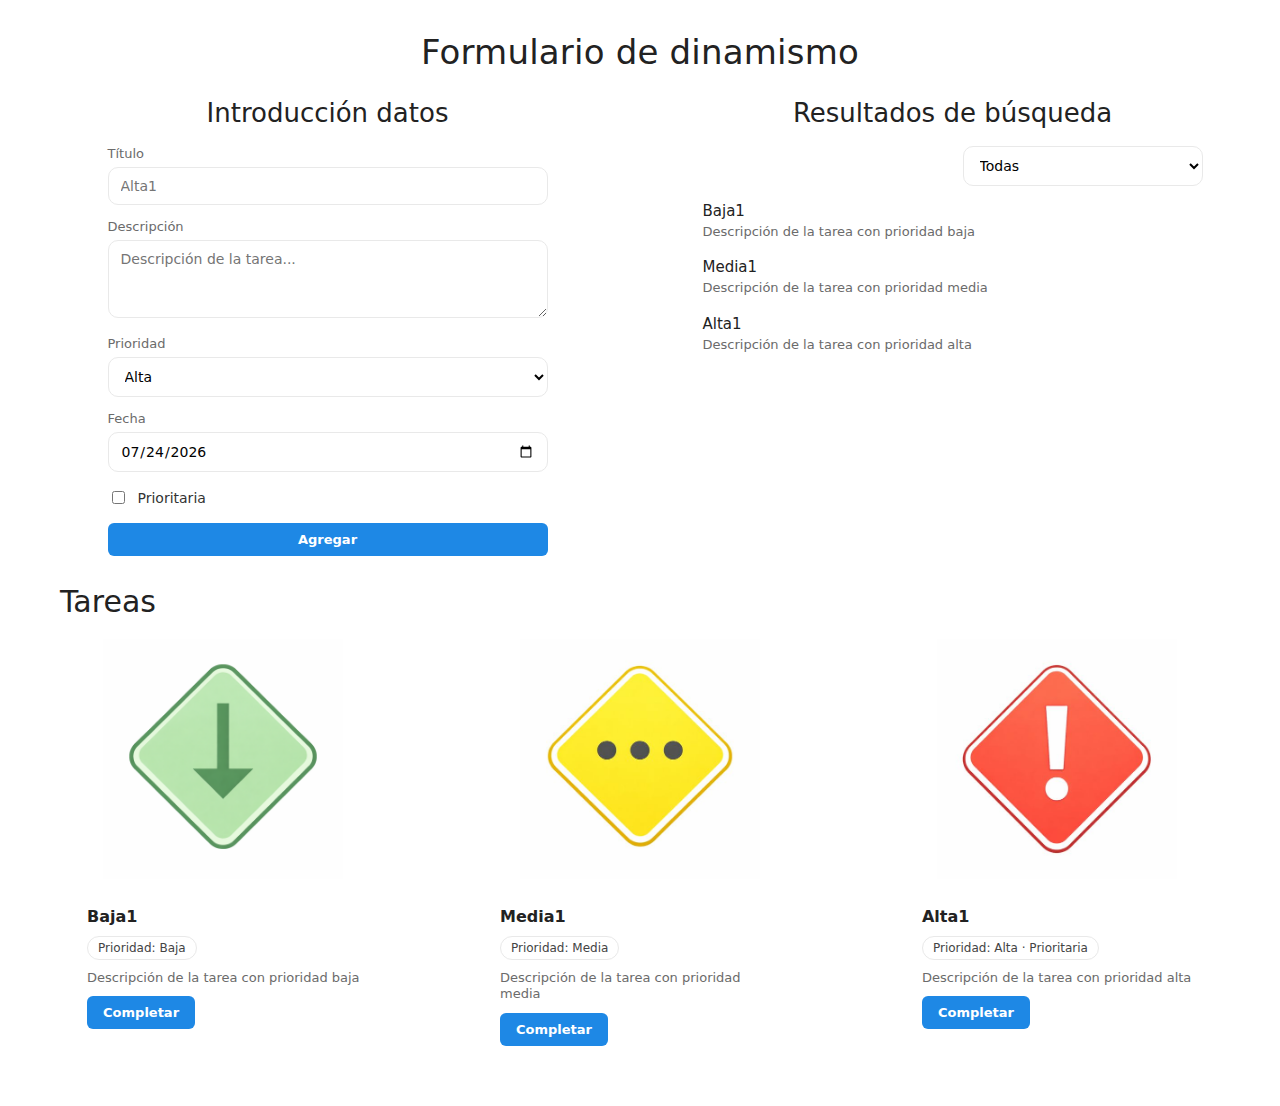
<file: ejercicio1/index.html>
<!DOCTYPE html>
<html lang="es">
	<head>
		<meta charset="UTF-8">
		<meta name="viewport"
			content="width=device-width, initial-scale=1.0">
		<title>
			Formulario de dinamismo
		</title>
		<link rel="stylesheet" href="styles.css">
	</head>


	<body>
		<div class="wrap">
			<h1>
				Formulario de dinamismo
			</h1>


			<div class="top-grid">
				<!-- IZQUIERDA -->
				<section>
					<h2>Introducción datos</h2>


					<form id="taskForm"
						class="form">
						<div class="field">
							<label for="titulo">Título</label>
							<input id="titulo"
								type="text"
								placeholder="Alta1"
								required>
						</div>


						<div class="field">
							<label for="descripcion">Descripción</label>
							<textarea id="descripcion"
								placeholder="Descripción de la tarea..."></textarea>
						</div>


						<div class="field">
							<label for="prioridad">Prioridad</label>
							<select id="prioridad"
								required>
								<option value="Alta">Alta</option>
								<option value="Media">Media</option>
								<option value="Baja">Baja</option>
							</select>
						</div>


						<div class="field">
							<label for="fecha">Fecha</label>
							<input id="fecha"
								type="date"
								required>
						</div>


						<div class="checkline">
							<input id="prioritaria"
								type="checkbox">
							<label for="prioritaria">Prioritaria</label>
						</div>


						<button class="btn"
							type="submit">
							Agregar
						</button>
					</form>
				</section>


				<!-- DERECHA -->
				<section>
					<h2>
						Resultados de búsqueda
					</h2>


					<div class="filter-box">
						<div class="filter-row">
							<select id="filterSelect">
								<option value="Todas">Todas</option>
								<option value="Baja">Baja</option>
								<option value="Media">Media</option>
								<option value="Alta">Alta</option>
							</select>
						</div>


						<ul id="filteredList"
							class="task-list"></ul>
					</div>
				</section>
			</div>


			<div class="cards-title">Tareas</div>
			<section id="cards"
				class="cards"></section>
		</div>


		<script src="app.js"></script>
	</body>
</html>
</file>
<file: ejercicio1/styles.css>
:root {
  --blue: #1e88e5;
  --text: #222;
  --muted: #6b6b6b;
  --border: #e9e9e9;
}

* {
  box-sizing: border-box;
  font-family: system-ui, -apple-system, Segoe UI, Roboto, Arial;
}
body {
  margin: 0;
  background: #fff;
  color: var(--text);
}

.wrap {
  max-width: 1200px;
  margin: 0 auto;
  padding: 28px 20px 60px;
}

h1 {
  text-align: center;
  font-weight: 500;
  margin: 4px 0 26px;
  font-size: 34px;
  letter-spacing: 0.2px;
}

.top-grid {
  display: grid;
  grid-template-columns: 1fr 1fr;
  gap: 90px;
  align-items: start;
  margin-bottom: 28px;
}

h2 {
  text-align: center;
  font-size: 26px;
  font-weight: 500;
  margin: 0 0 18px;
}

/* FORM */
.form {
  max-width: 440px;
  margin: 0 auto;
  display: grid;
  gap: 14px;
}

.field label {
  display: block;
  font-size: 13px;
  color: var(--muted);
  margin-bottom: 6px;
}

.field input[type="text"],
.field input[type="date"],
.field textarea,
.field select {
  width: 100%;
  padding: 10px 12px;
  border: 1px solid var(--border);
  border-radius: 10px;
  outline: none;
  font-size: 14px;
  background: #fff;
}

.field textarea {
  min-height: 78px;
  resize: vertical;
}

.checkline {
  display: flex;
  align-items: center;
  gap: 10px;
  padding: 2px 0;
  color: #333;
  font-size: 14px;
}

.checkline label {
  cursor: pointer;
}

.btn {
  background: var(--blue);
  color: #fff;
  border: none;
  border-radius: 6px;
  padding: 9px 16px;
  cursor: pointer;
  font-weight: 600;
  font-size: 13px;
}

.btn:hover {
  filter: brightness(0.96);
}

/* FILTER + LIST */
.filter-box {
  max-width: 500px;
  margin: 0 auto;
  display: grid;
  gap: 16px;
}

.filter-row {
  display: flex;
  justify-content: flex-end;
  align-items: center;
}

.filter-row select {
  min-width: 240px;
  padding: 10px 12px;
  border: 1px solid var(--border);
  border-radius: 10px;
  font-size: 14px;
  background: #fff;
}

.task-list {
  list-style: none;
  padding: 0;
  margin: 0;
  display: grid;
  gap: 18px;
}

.task-item .title {
  font-weight: 500;
  margin-bottom: 4px;
  font-size: 15px;
}

.task-item .desc {
  color: var(--muted);
  font-size: 13px;
  max-width: 420px;
  line-height: 1.25;
}

/* CARDS */
.cards-title {
  font-size: 30px;
  font-weight: 500;
  margin: 12px 0 20px;
}

.cards {
  display: grid;
  grid-template-columns: repeat(3, minmax(0, 1fr));
  gap: 90px;
  align-items: start;
  border: none;
  justify-items: center
}

.card {
  display: grid;
  justify-items: start;
  gap: 10px;
  border: none;
  text-align: left
}

.prio-img{
  width: 240px;
  height: 240px;
  object-fit: cover;   
  display: block;
  margin: 0 auto 20px;
}
.card .name {
  font-size: 16px;
  font-weight: 600;
  margin-top: -2px;
}

.card .card-desc {
  color: var(--muted);
  font-size: 13px;
  line-height: 1.25;
  max-width: 280px;
}

.pill {
  display: inline-block;
  font-size: 12px;
  color: #444;
  border: 1px solid var(--border);
  border-radius: 999px;
  padding: 4px 10px;
  background: #fff;
}

/* Responsive */
@media (max-width: 980px) {
  .top-grid {
    grid-template-columns: 1fr;
    gap: 40px;
  }
  .cards {
    grid-template-columns: 1fr;
    gap: 40px;
  }
  .prio-img {
    width: 220px;
    height: 220px;
  }
  .filter-row {
    justify-content: flex-start;
  }
  .filter-row select {
    width: 100%;
    min-width: unset;
  }
}
</file>
